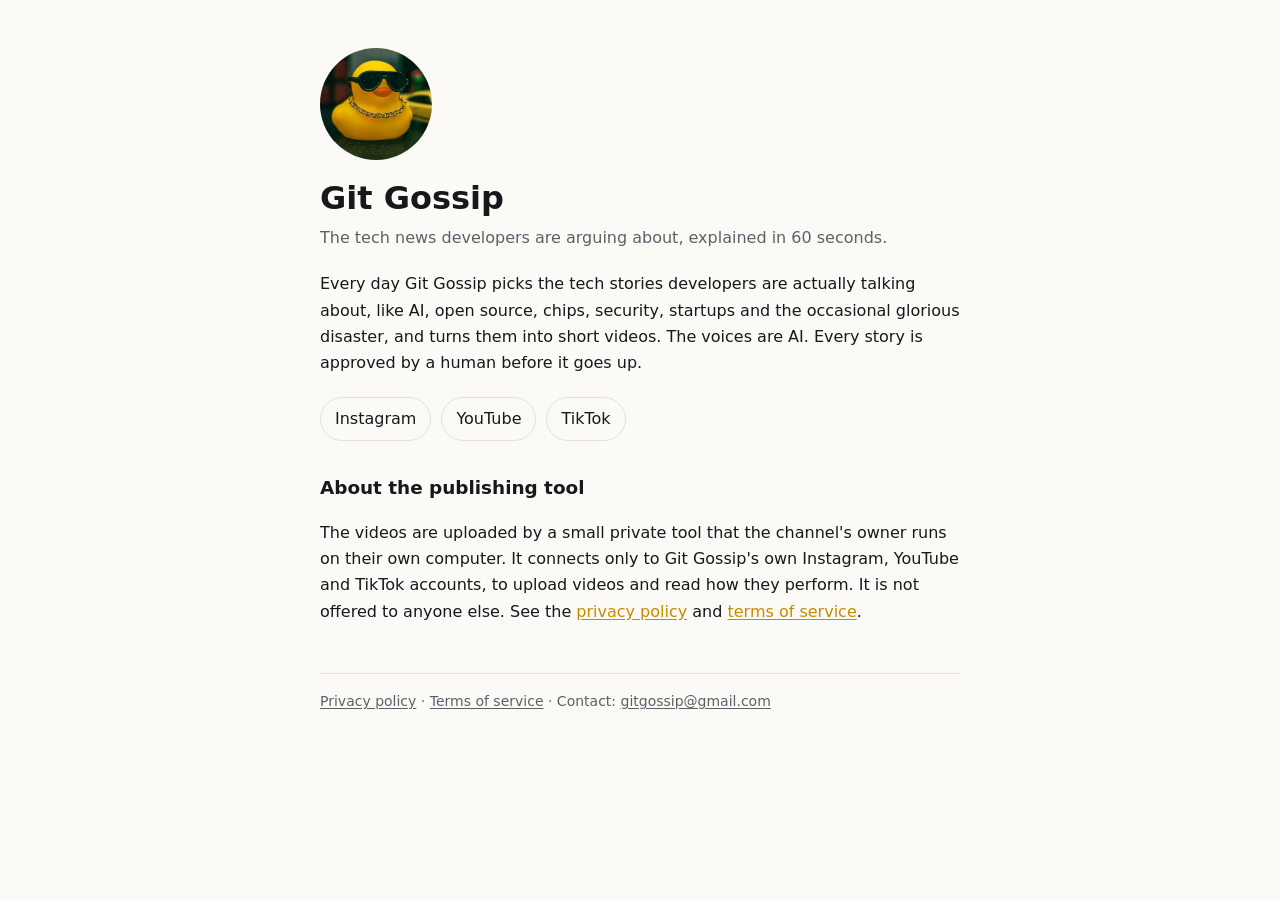
<file: index.html>
<!doctype html>
<html lang="en">
<head>
<meta charset="utf-8">
<meta name="viewport" content="width=device-width, initial-scale=1">
<title>Git Gossip</title>
<meta name="description" content="The tech news developers are arguing about, explained in 60 seconds.">
<link rel="stylesheet" href="style.css">
</head>
<body>
<main>
  <div class="hero">
    <img src="duck.jpg" alt="Git Gossip's profile picture: a rubber duck in sunglasses and a gold chain">
    <div>
      <h1>Git Gossip</h1>
      <p class="muted" style="margin:0">The tech news developers are arguing about, explained in 60 seconds.</p>
    </div>
  </div>

  <p>Every day Git Gossip picks the tech stories developers are actually talking about, like AI, open source, chips, security, startups and the occasional glorious disaster, and turns them into short videos. The voices are AI. Every story is approved by a human before it goes up.</p>

  <ul class="links">
    <li><a href="https://www.instagram.com/gitgossip/">Instagram</a></li>
    <li><a href="https://www.youtube.com/@gitgossip">YouTube</a></li>
    <li><a href="https://www.tiktok.com/@gitgossip">TikTok</a></li>
  </ul>

  <h2>About the publishing tool</h2>
  <p>The videos are uploaded by a small private tool that the channel's owner runs on their own computer. It connects only to Git Gossip's own Instagram, YouTube and TikTok accounts, to upload videos and read how they perform. It is not offered to anyone else. See the <a href="privacy.html">privacy policy</a> and <a href="terms.html">terms of service</a>.</p>

  <footer>
    <a href="privacy.html">Privacy policy</a> · <a href="terms.html">Terms of service</a> · Contact: <a href="mailto:gitgossip@gmail.com">gitgossip@gmail.com</a>
  </footer>
</main>
</body>
</html>
</file>
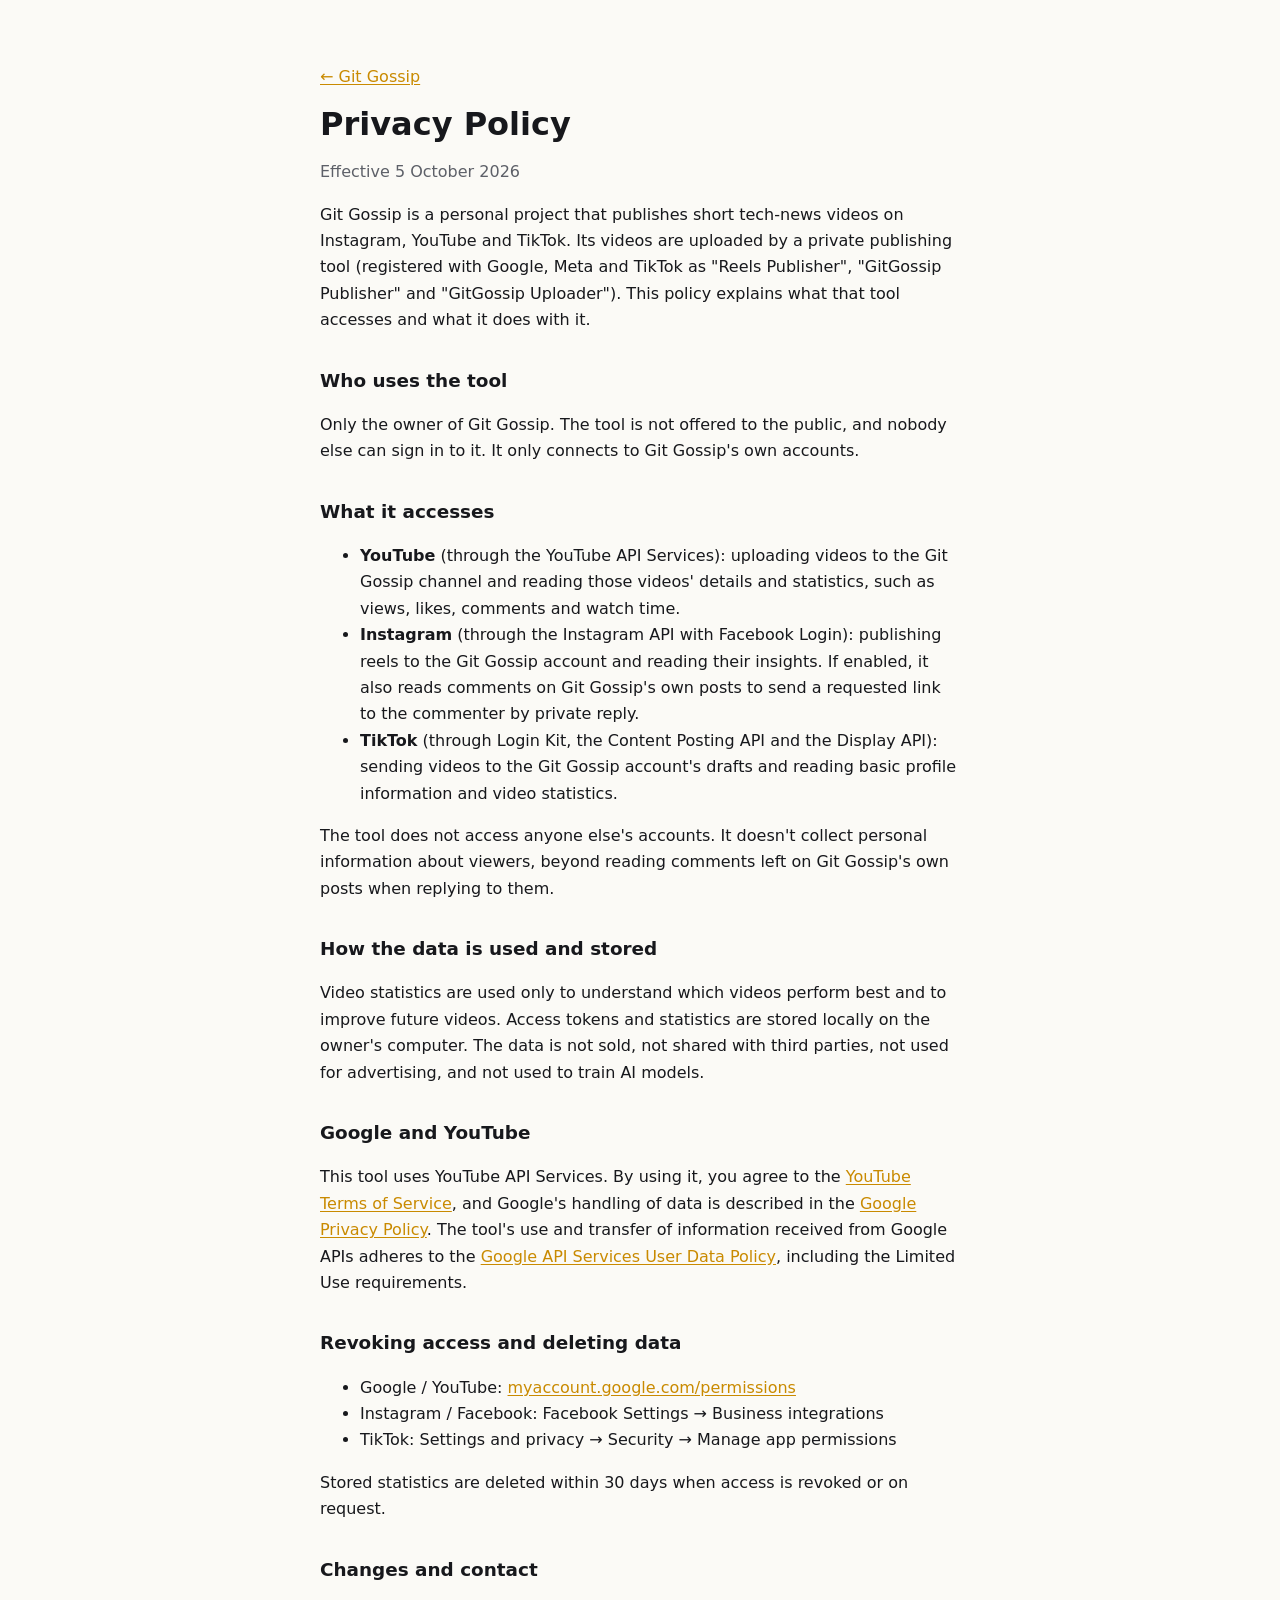
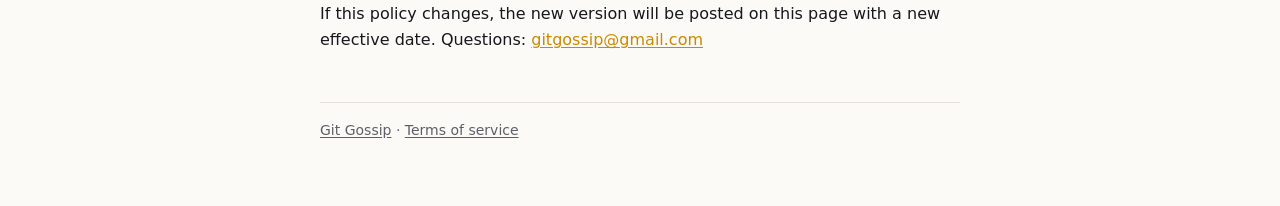
<file: privacy.html>
<!doctype html>
<html lang="en">
<head>
<meta charset="utf-8">
<meta name="viewport" content="width=device-width, initial-scale=1">
<title>Privacy Policy · Git Gossip</title>
<link rel="stylesheet" href="style.css">
</head>
<body>
<main>
  <p><a href="./">← Git Gossip</a></p>
  <h1>Privacy Policy</h1>
  <p class="muted">Effective 5 October 2026</p>

  <p>Git Gossip is a personal project that publishes short tech-news videos on Instagram, YouTube and TikTok. Its videos are uploaded by a private publishing tool (registered with Google, Meta and TikTok as "Reels Publisher", "GitGossip Publisher" and "GitGossip Uploader"). This policy explains what that tool accesses and what it does with it.</p>

  <h2>Who uses the tool</h2>
  <p>Only the owner of Git Gossip. The tool is not offered to the public, and nobody else can sign in to it. It only connects to Git Gossip's own accounts.</p>

  <h2>What it accesses</h2>
  <ul>
    <li><b>YouTube</b> (through the YouTube API Services): uploading videos to the Git Gossip channel and reading those videos' details and statistics, such as views, likes, comments and watch time.</li>
    <li><b>Instagram</b> (through the Instagram API with Facebook Login): publishing reels to the Git Gossip account and reading their insights. If enabled, it also reads comments on Git Gossip's own posts to send a requested link to the commenter by private reply.</li>
    <li><b>TikTok</b> (through Login Kit, the Content Posting API and the Display API): sending videos to the Git Gossip account's drafts and reading basic profile information and video statistics.</li>
  </ul>
  <p>The tool does not access anyone else's accounts. It doesn't collect personal information about viewers, beyond reading comments left on Git Gossip's own posts when replying to them.</p>

  <h2>How the data is used and stored</h2>
  <p>Video statistics are used only to understand which videos perform best and to improve future videos. Access tokens and statistics are stored locally on the owner's computer. The data is not sold, not shared with third parties, not used for advertising, and not used to train AI models.</p>

  <h2>Google and YouTube</h2>
  <p>This tool uses YouTube API Services. By using it, you agree to the <a href="https://www.youtube.com/t/terms">YouTube Terms of Service</a>, and Google's handling of data is described in the <a href="https://policies.google.com/privacy">Google Privacy Policy</a>. The tool's use and transfer of information received from Google APIs adheres to the <a href="https://developers.google.com/terms/api-services-user-data-policy">Google API Services User Data Policy</a>, including the Limited Use requirements.</p>

  <h2>Revoking access and deleting data</h2>
  <ul>
    <li>Google / YouTube: <a href="https://myaccount.google.com/permissions">myaccount.google.com/permissions</a></li>
    <li>Instagram / Facebook: Facebook Settings → Business integrations</li>
    <li>TikTok: Settings and privacy → Security → Manage app permissions</li>
  </ul>
  <p>Stored statistics are deleted within 30 days when access is revoked or on request.</p>

  <h2>Changes and contact</h2>
  <p>If this policy changes, the new version will be posted on this page with a new effective date. Questions: <a href="mailto:gitgossip@gmail.com">gitgossip@gmail.com</a></p>

  <footer><a href="./">Git Gossip</a> · <a href="terms.html">Terms of service</a></footer>
</main>
</body>
</html>
</file>
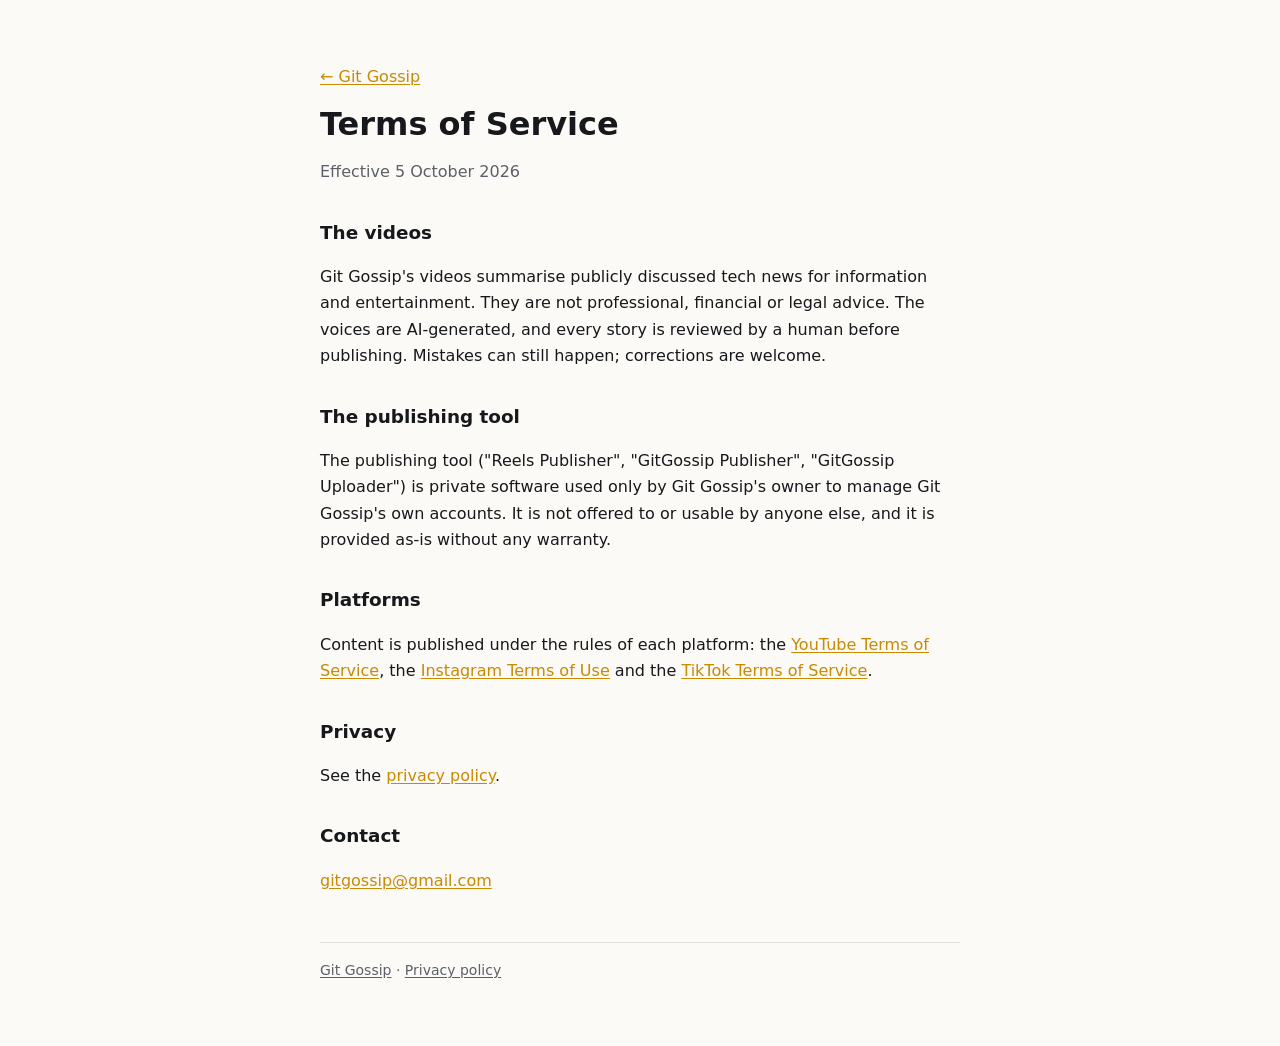
<file: terms.html>
<!doctype html>
<html lang="en">
<head>
<meta charset="utf-8">
<meta name="viewport" content="width=device-width, initial-scale=1">
<title>Terms of Service · Git Gossip</title>
<link rel="stylesheet" href="style.css">
</head>
<body>
<main>
  <p><a href="./">← Git Gossip</a></p>
  <h1>Terms of Service</h1>
  <p class="muted">Effective 5 October 2026</p>

  <h2>The videos</h2>
  <p>Git Gossip's videos summarise publicly discussed tech news for information and entertainment. They are not professional, financial or legal advice. The voices are AI-generated, and every story is reviewed by a human before publishing. Mistakes can still happen; corrections are welcome.</p>

  <h2>The publishing tool</h2>
  <p>The publishing tool ("Reels Publisher", "GitGossip Publisher", "GitGossip Uploader") is private software used only by Git Gossip's owner to manage Git Gossip's own accounts. It is not offered to or usable by anyone else, and it is provided as-is without any warranty.</p>

  <h2>Platforms</h2>
  <p>Content is published under the rules of each platform: the <a href="https://www.youtube.com/t/terms">YouTube Terms of Service</a>, the <a href="https://help.instagram.com/581066165581870">Instagram Terms of Use</a> and the <a href="https://www.tiktok.com/legal/terms-of-service">TikTok Terms of Service</a>.</p>

  <h2>Privacy</h2>
  <p>See the <a href="privacy.html">privacy policy</a>.</p>

  <h2>Contact</h2>
  <p><a href="mailto:gitgossip@gmail.com">gitgossip@gmail.com</a></p>

  <footer><a href="./">Git Gossip</a> · <a href="privacy.html">Privacy policy</a></footer>
</main>
</body>
</html>
</file>
<file: style.css>
:root {
  --bg: #fbfaf6; --fg: #17181c; --muted: #5d6068; --line: #e4e2da; --accent: #c98a00;
  color-scheme: light;
}
@media (prefers-color-scheme: dark) {
  :root { --bg: #121317; --fg: #ececef; --muted: #a2a5ad; --line: #2a2c33; --accent: #ffc53d; color-scheme: dark; }
}
* { box-sizing: border-box; }
body { margin: 0; background: var(--bg); color: var(--fg); font: 16px/1.65 system-ui, -apple-system, "Segoe UI", Roboto, sans-serif; }
main { max-width: 680px; margin: 0 auto; padding: 48px 20px 64px; }
a { color: var(--accent); text-underline-offset: 2px; }
h1 { font-size: 2rem; line-height: 1.15; margin: 0 0 8px; }
h2 { font-size: 1.15rem; margin: 32px 0 6px; }
p, li { max-width: 64ch; }
.muted { color: var(--muted); }
.hero { display: flex; gap: 20px; align-items: center; flex-wrap: wrap; margin-bottom: 20px; }
.hero img { width: 112px; height: 112px; border-radius: 50%; display: block; }
.links { display: flex; gap: 10px; flex-wrap: wrap; padding: 0; list-style: none; margin: 20px 0; }
.links a { display: inline-block; padding: 8px 14px; border: 1px solid var(--line); border-radius: 999px; text-decoration: none; color: var(--fg); }
.links a:hover { border-color: var(--accent); }
footer { margin-top: 48px; padding-top: 16px; border-top: 1px solid var(--line); font-size: 14px; color: var(--muted); }
footer a { color: var(--muted); }
</file>
